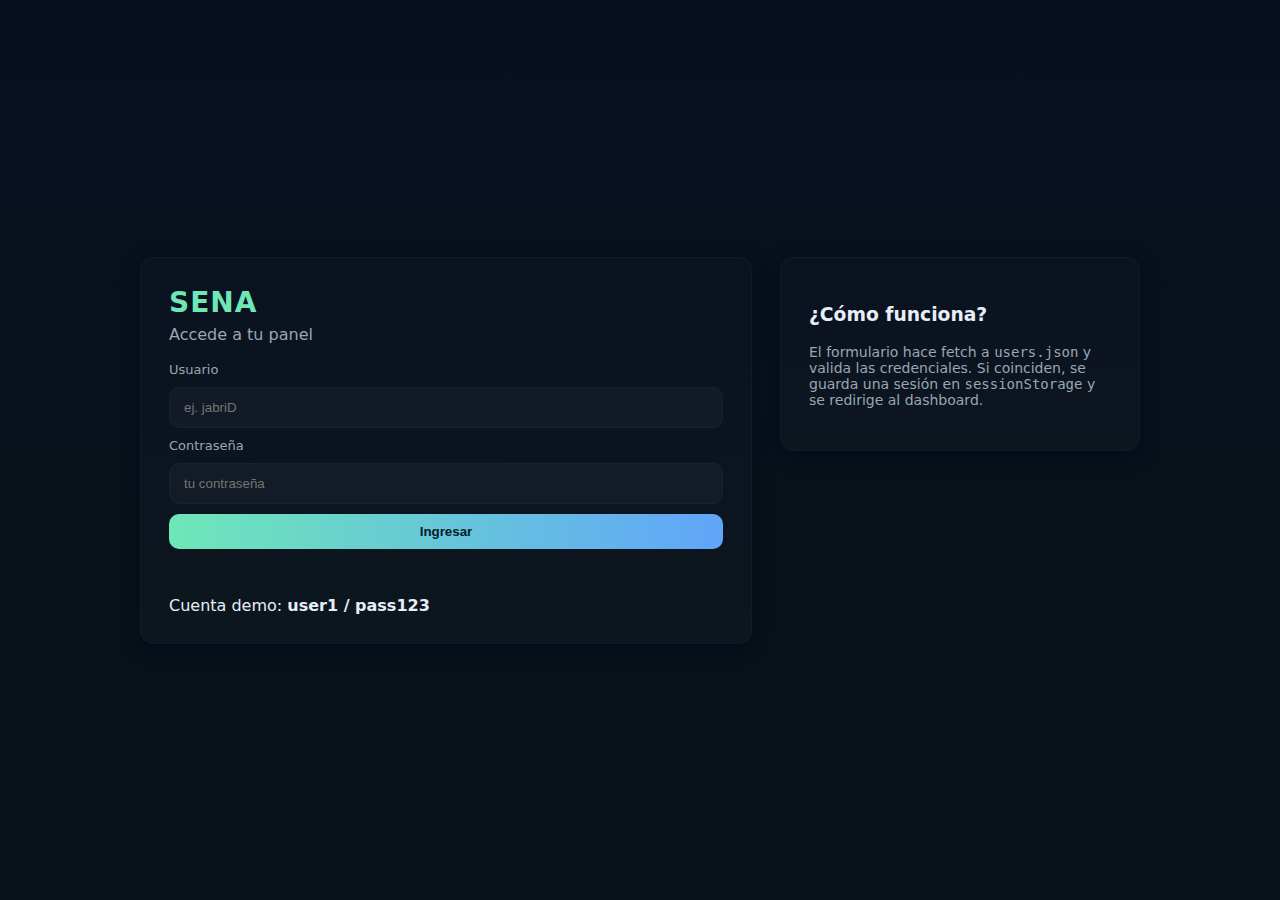
<file: app/index.html>
<!doctype html>
<html lang="es">
<head>
  <meta charset="utf-8" />
  <meta name="viewport" content="width=device-width,initial-scale=1" />
  <title>Login — SENA Mock</title>
  <link rel="stylesheet" href="styles.css" />
</head>
<body>
  <main class="container">
    <section class="card login-card">
      <h1 class="brand">SENA</h1>
      <p class="lead">Accede a tu panel</p>

      <form id="loginForm" class="form">
        <label for="username">Usuario</label>
        <input id="username" name="username" type="text" placeholder="ej. jabriD" required />

        <label for="password">Contraseña</label>
        <input id="password" name="password" type="password" placeholder="tu contraseña" required />

        <button type="submit" class="btn primary">Ingresar</button>
        <p id="msg" class="msg"></p>
      </form>

      <footer class="muted">Cuenta demo: <strong>user1 / pass123</strong></footer>
    </section>
    <aside class="card info">
      <h3>¿Cómo funciona?</h3>
      <p>El formulario hace fetch a <code>users.json</code> y valida las credenciales. Si coinciden, se guarda una sesión en <code>sessionStorage</code> y se redirige al dashboard.</p>
    </aside>
  </main>

  <script src="app.js"></script>
</body>
</html>
</file>
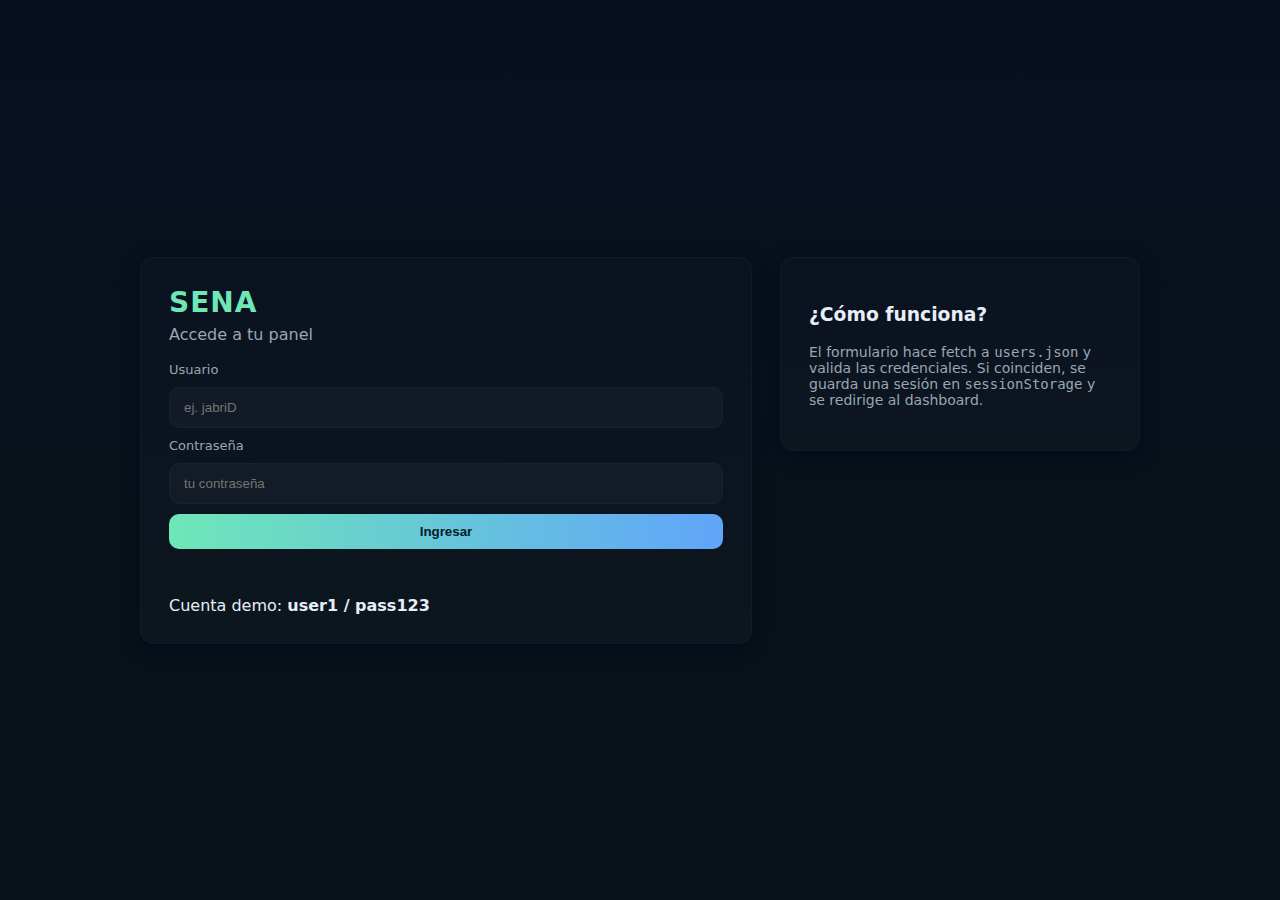
<file: app/dashboard.html>
<!doctype html>
<html lang="es">
<head>
  <meta charset="utf-8" />
  <meta name="viewport" content="width=device-width,initial-scale=1" />
  <title>Dashboard — SENA Mock</title>
  <link rel="stylesheet" href="styles.css" />
</head>
<body>
  <header class="topbar">
    <div class="wrap">
      <div class="brand">SENA <span class="dot">•</span></div>
      <nav>
        <button id="logoutBtn" class="btn ghost">Cerrar sesión</button>
      </nav>
    </div>
  </header>

  <main class="container dashboard">
    <section class="card">
      <h2 id="welcome">Bienvenido</h2>
      <p id="emailArea" class="muted"></p>
      <div class="grid">
        <div class="tile">🔍 Quick search</div>
        <div class="tile">📊 Insights</div>
        <div class="tile">⚙️ Settings</div>
        <div class="tile">📁 Files</div>
      </div>
    </section>
  </main>

  <script src="app.js"></script>
</body>
</html>
</file>
<file: app/styles.css>
/* Simple aesthetic CSS: neutral dark + accent */
:root{
  --bg:#0f1720;
  --card:#0b1220;
  --muted:#9aa6b2;
  --accent:#6ee7b7;
  --accent-2:#60a5fa;
  --glass: rgba(255,255,255,0.03);
  --radius:14px;
  font-family: Inter, ui-sans-serif, system-ui, -apple-system, "Segoe UI", Roboto, "Helvetica Neue", Arial;
}

*{box-sizing:border-box}
html,body{height:100%}
body{
  margin:0;
  background:linear-gradient(180deg,#071021 0%, #08121a 60%);
  color:#e6eef6;
  -webkit-font-smoothing:antialiased;
  -moz-osx-font-smoothing:grayscale;
  display:flex;
  align-items:center;
  justify-content:center;
  padding:32px;
}

/* layout */
.container{
  width:100%;
  max-width:1000px;
  display:grid;
  grid-template-columns: 1fr 360px;
  gap:28px;
  align-items:start;
}

/* Cards */
.card{
  background: linear-gradient(180deg,var(--card), rgba(255,255,255,0.02));
  padding:28px;
  border-radius:var(--radius);
  box-shadow: 0 6px 18px rgba(2,6,23,0.6);
  border: 1px solid rgba(255,255,255,0.03);
}

/* Login card */
.login-card{min-height:360px; display:flex; flex-direction:column; justify-content:space-between}
.brand{font-size:28px; letter-spacing:1px; margin:0; color:var(--accent)}
.lead{color:var(--muted); margin-top:6px; margin-bottom:18px}

.form{display:flex; flex-direction:column; gap:10px}
.form label{font-size:13px; color:var(--muted)}
.form input{
  background:var(--glass);
  border:1px solid rgba(255,255,255,0.03);
  padding:12px 14px;
  border-radius:10px;
  color:inherit;
  outline:none;
}
.form input:focus{box-shadow:0 6px 18px rgba(0,0,0,0.6); border-color:rgba(96,165,250,0.12)}
.btn{cursor:pointer; padding:10px 14px; border-radius:10px; border:none; font-weight:600}
.btn.primary{background:linear-gradient(90deg,var(--accent),var(--accent-2)); color:#042028}
.btn.ghost{background:transparent; border:1px solid rgba(255,255,255,0.04); color:var(--muted)}

/* info aside */
.info p{font-size:14px; color:var(--muted)}

/* messages */
.msg{height:18px; color:#ffb4b4; font-size:13px; margin-top:6px}

/* Topbar for dashboard */
.topbar{width:100%; position:fixed; top:16px; left:0; display:flex; justify-content:center}
.topbar .wrap{width:100%; max-width:1000px; display:flex; justify-content:space-between; align-items:center}
.brand .dot{color:var(--accent); margin-left:6px}

/* Dashboard layout */
.dashboard{margin-top:100px; grid-column:1/-1}
.grid{display:grid; grid-template-columns:repeat(2,1fr); gap:14px; margin-top:18px}
.tile{background:linear-gradient(180deg, rgba(255,255,255,0.02), rgba(255,255,255,0.01)); padding:20px; border-radius:12px; min-height:80px; display:flex; align-items:center; justify-content:center; font-weight:600; color:var(--muted)}

@media(max-width:880px){
  .container{grid-template-columns:1fr; padding:14px}
  .topbar{position:static}
  .dashboard{margin-top:24px}
}
</file>
